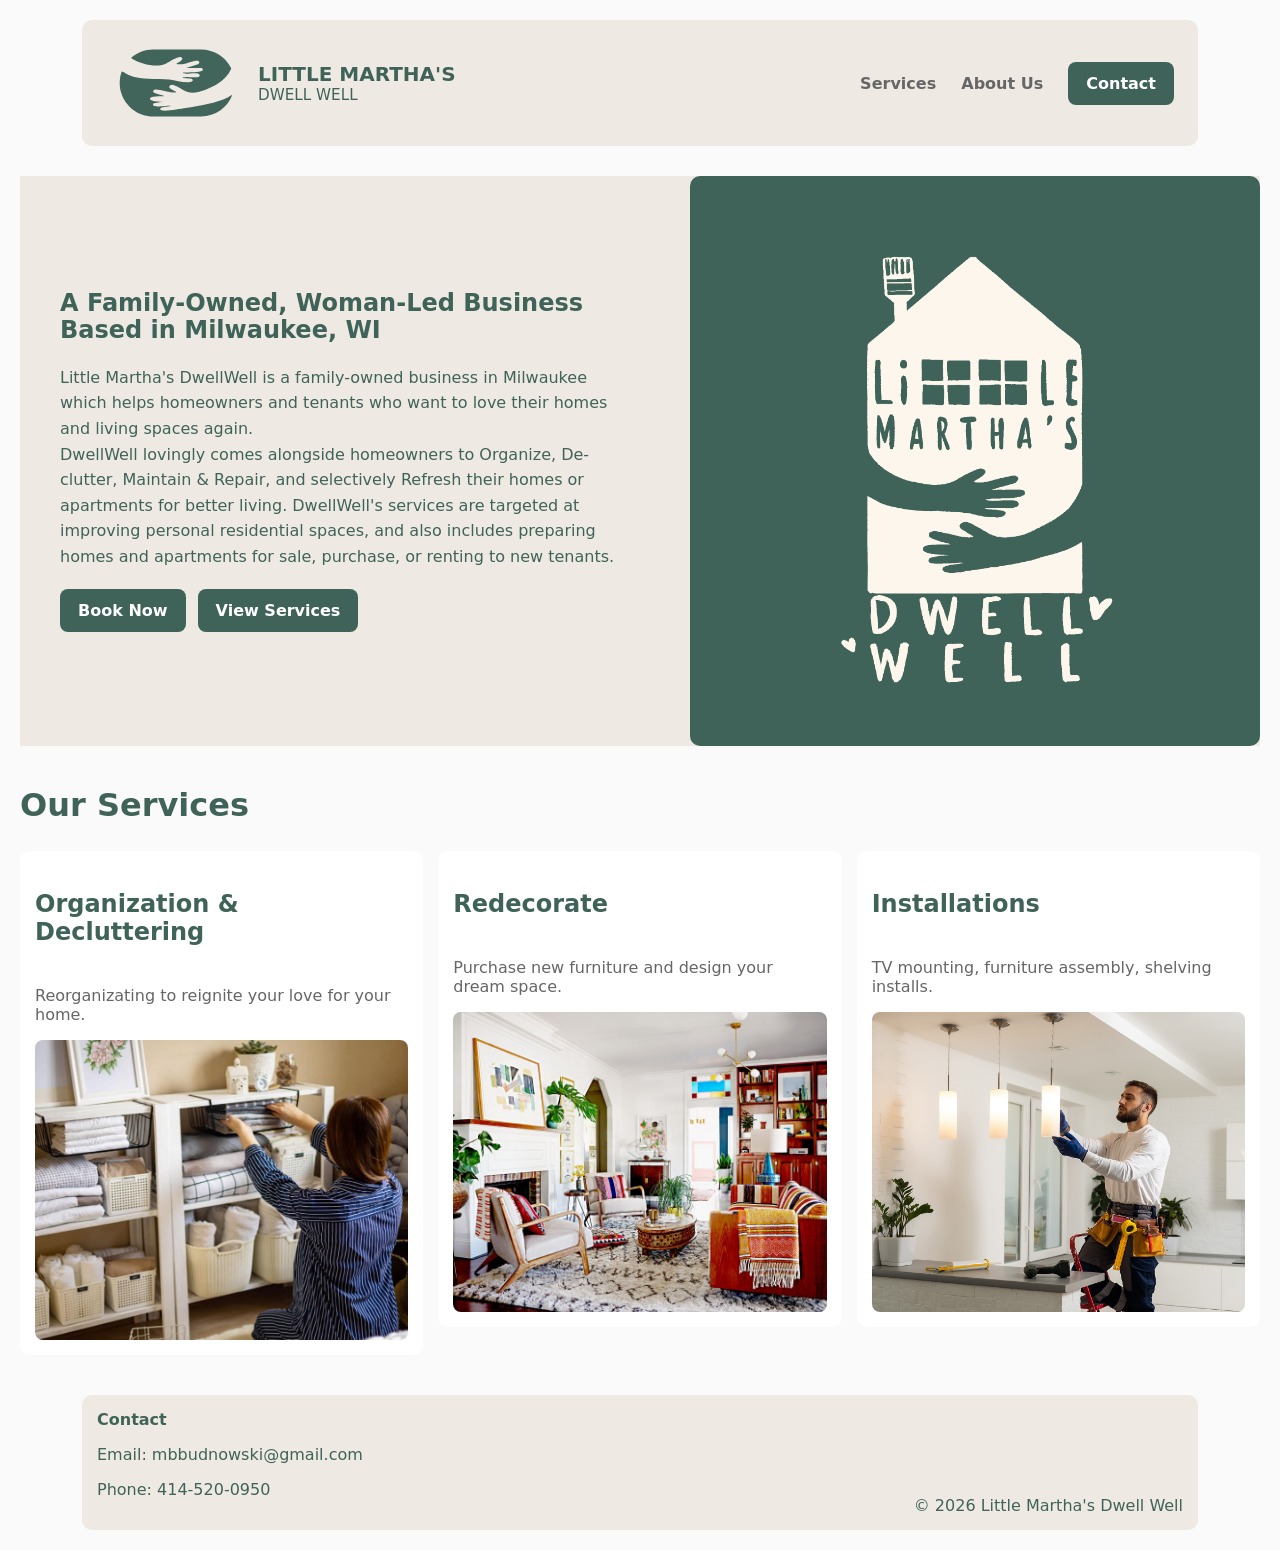
<file: index.html>
<!doctype html>
<html lang="en">

<head>
  <meta charset="utf-8" />
  <meta name="viewport" content="width=device-width,initial-scale=1" />
  <title>Little Martha'S Dwell Well</title>
  <link rel="stylesheet" href="styles.css">
  <link rel="stylesheet" href="styles.index.css">
</head>

<body>

  <div class="site">
    <header>
      <a class="brand" href="index.html">
        <div class="logo">
          <img src="img/arms icon.svg" class="logo" alt="logo">
        </div>
        <div>
          <div class="title">LITTLE MARTHA'S</div>
          <div class="subtitle">DWELL WELL</div>
        </div>
      </a>

      <nav>
        <a href="services.html">Services</a>
        <a href="aboutus.html">About Us</a>
        <a class="cta" href="contact.html">Contact</a>
        <!-- <a  href="#book">Book Now</a> -->
      </nav>

      <button type="button" class="menu-btn" id="menuBtn">☰</button>
    </header>

    <div id="mobileMenu" class="mobile-menu">
      <a href="services.html">Services</a>
      <a href="aboutus.html">About Us</a>
      <a href="contact.html">Contact</a>
    </div>

    <section class="about">
      <div>
        <h1>
          A Family-Owned, Woman-Led Business Based in Milwaukee, WI
        </h1>
        <p>
          Little Martha's DwellWell is a family-owned business in Milwaukee
          which helps homeowners and tenants who want to love their homes
          and living spaces again. <br>
          DwellWell lovingly comes alongside homeowners to Organize, De-clutter,
          Maintain & Repair, and selectively Refresh their homes or apartments
          for better living. DwellWell's services are targeted at improving
          personal residential spaces, and also includes preparing homes
          and apartments for sale, purchase, or renting to new tenants.
        </p>

        <div class="about-buttons">
          <a class="cta" href="contact.html">Book Now</a>
          <a class="cta" href="#services">View Services</a>
        </div>
      </div>

      <img src="img/logo-white.PNG" alt="Logo-white">
    </section>

    <section id="services">
      <h2>Our Services</h2>
      <div class="services">
        <div class="card">
          <h3>Organization & Decluttering</h3>
          <p>Reorganizating to reignite your love for your home.</p>
          <img src="./img/organization-temp.jpg" alt="Organization">
        </div>

        <div class="card">
          <h3>Redecorate</h3>
          <p>Purchase new furniture and design your dream space.</p>
          <img src="./img/decoration-temp.jpg" alt="Redecorate">
        </div>

        <div class="card">
          <h3>Installations</h3>
          <p>TV mounting, furniture assembly, shelving installs.</p>
          <img src="./img/install-temp.jpg" alt="Installations">

        </div>
      </div>
    </section>

    <footer id="contact">
      <div>
        <strong>Contact</strong>
        <p>Email: mbbudnowski@gmail.com</p>
        <p>Phone: 414-520-0950</p>
      </div>
      <div class="footer-right">
        © <span id="year"></span> Little Martha's Dwell Well
      </div>
    </footer>
  </div>

  <script>
    document.getElementById('year').textContent = new Date().getFullYear();

    const btn = document.getElementById('menuBtn');
    const menu = document.getElementById('mobileMenu');

    if (btn) {
      btn.addEventListener('click', () => {
        menu.classList.toggle('open');
      });
    }

    // Close mobile menu when a link is clicked
    const menuLinks = document.querySelectorAll('.mobile-menu a');
    menuLinks.forEach(link => {
      link.addEventListener('click', () => {
        menu.classList.remove('open');
      });
    });

    // Close mobile menu when close button is clicked
    const closeBtn = document.getElementById('closeBtn');
    if (closeBtn) {
      closeBtn.addEventListener('click', () => {
        menu.classList.remove('open');
      });
    }
  </script>

</body>

</html>
</file>
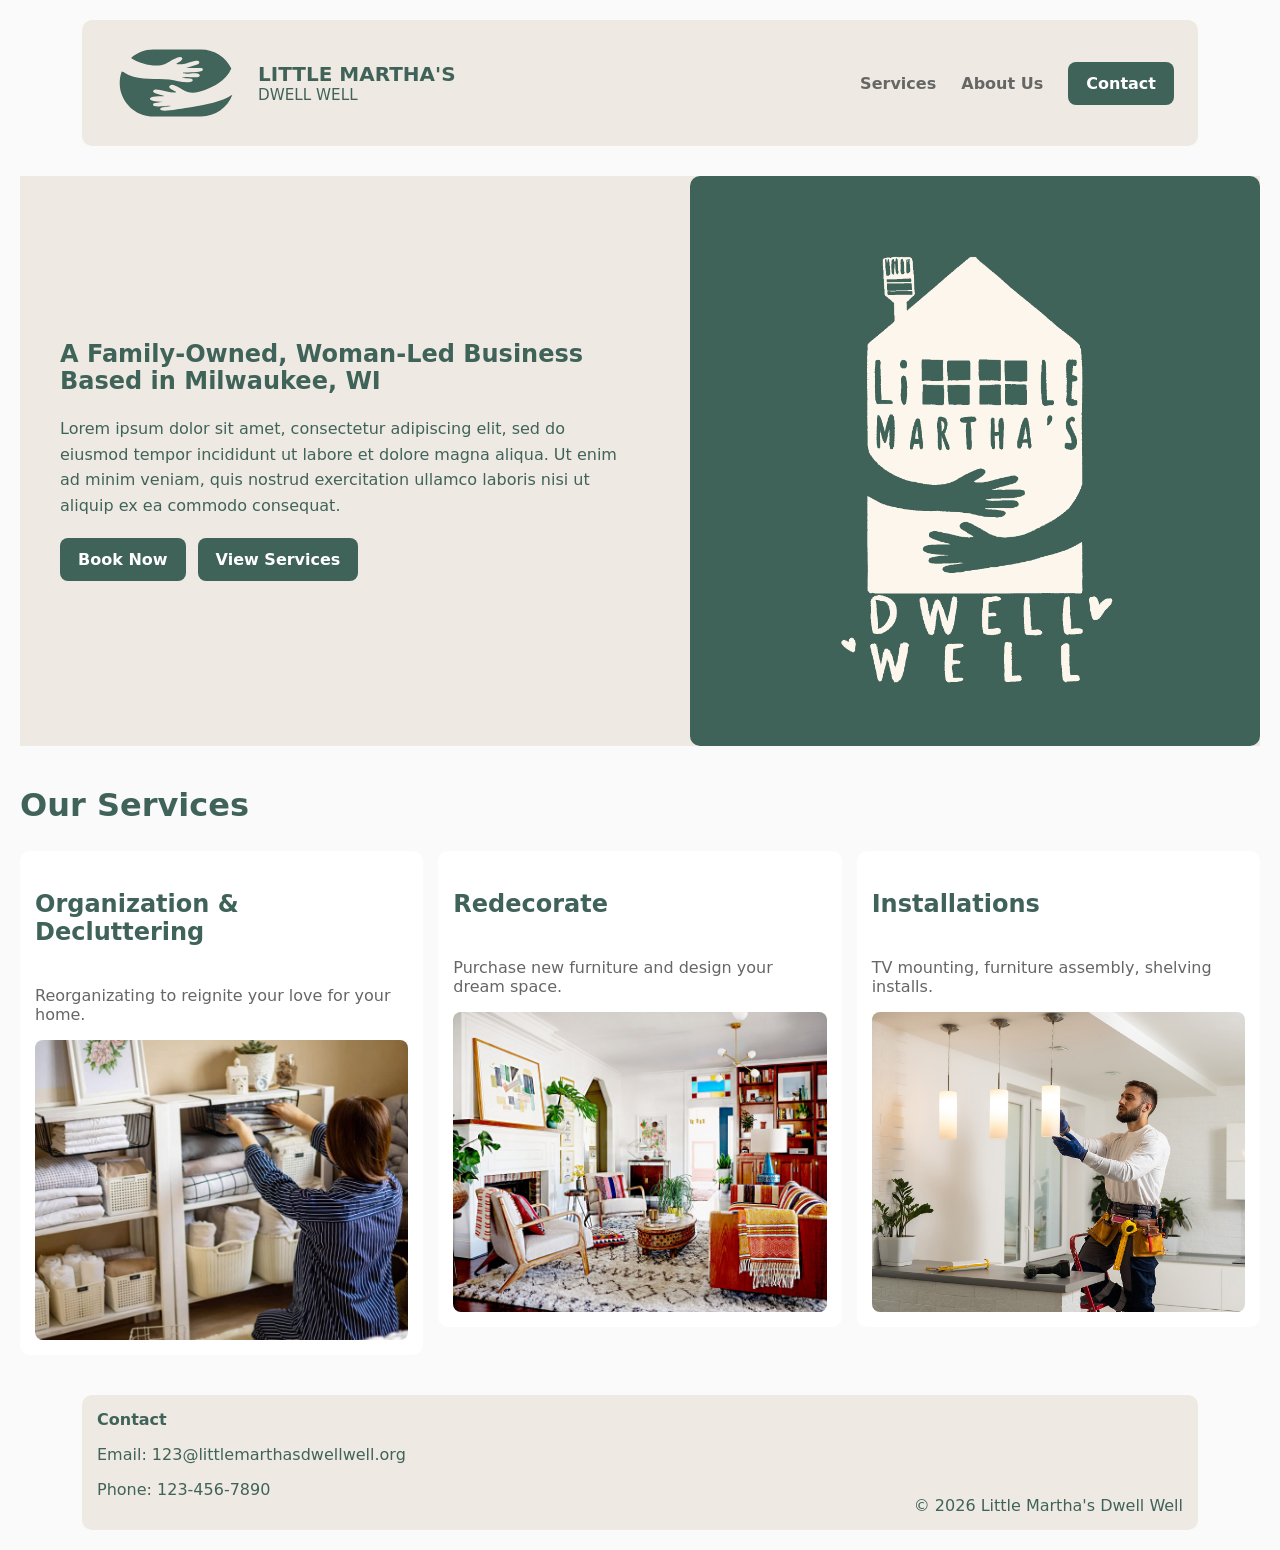
<file: Little Marthas Dwell Well (Hindyman)/index.html>
<!doctype html>
<html lang="en">

<head>
  <meta charset="utf-8" />
  <meta name="viewport" content="width=device-width,initial-scale=1" />
  <title>Little Martha'S Dwell Well — Demo</title>
  <link rel="stylesheet" href="styles.css">
  <link rel="stylesheet" href="styles.index.css">
</head>

<body>

<div class="site">
  <header>
    <a class="brand" href="index.html">
        <div class="logo">
            <img src="img/arms icon.svg" class="logo" alt="logo">
        </div>
      <div>
        <div class="title">LITTLE MARTHA'S</div>
        <div class="subtitle">DWELL WELL</div>
      </div>
    </a>

    <nav>
      <a href="services.html">Services</a>
      <a href="aboutus.html">About Us</a>
      <a class="cta" href="#contact">Contact</a>
      <!-- <a  href="#book">Book Now</a> -->
    </nav>

    <button class="menu-btn" id="menuBtn">☰</button>
  </header>

  <div id="mobileMenu" class="mobile-menu">
    <a href="#services">Services</a>
    <a href="#about">About</a>
    <a href="#book">Book</a>
    <a href="#contact">Contact</a>
  </div>

  <section class="about">
    <div>
        <h1>
            A Family-Owned, Woman-Led Business Based in Milwaukee, WI
        </h1>
        <p>
            Lorem ipsum dolor sit amet, consectetur adipiscing elit, 
            sed do eiusmod tempor incididunt ut labore et dolore magna aliqua. 
            Ut enim ad minim veniam, quis nostrud exercitation ullamco laboris 
            nisi ut aliquip ex ea commodo consequat.
        </p>

      <div class="about-buttons">
        <a class="cta" href="#book">Book Now</a>
        <a class="cta" href="#services">View Services</a>
      </div>
    </div>

    <img  src="img/logo-white.PNG" alt="White Logo">
  </section>

  <section id="services">
    <h2>Our Services</h2>
    <div class="services">
      <div class="card">
        <h3>Organization & Decluttering</h3>
        <p>Reorganizating to reignite your love for your home.</p>
        <img src="./img/organization-temp.jpg" alt="Organization">
      </div>

      <div class="card">
        <h3>Redecorate</h3>
        <p>Purchase new furniture and design your dream space.</p>
        <img src="./img/decoration-temp.jpg" alt="Redecorate">
      </div>

      <div class="card">
        <h3>Installations</h3>
        <p>TV mounting, furniture assembly, shelving installs.</p>
        <img src="./img/install-temp.jpg" alt="Installations">

      </div>
    </div>
  </section>

  <footer id="contact">
    <div>
      <strong>Contact</strong>
      <p>Email: 123@littlemarthasdwellwell.org</p>
      <p>Phone: 123-456-7890</p>
    </div>
    <div class="footer-right">
      © <span id="year"></span> Little Martha's Dwell Well
    </div>
  </footer>
</div>

<script>
  document.getElementById('year').textContent = new Date().getFullYear();

  const btn = document.getElementById('menuBtn');
  const menu = document.getElementById('mobileMenu');

  btn.onclick = () => {
    menu.style.display = menu.style.display === "block" ? "none" : "block";
  };
</script>

</body>
</html>
</file>
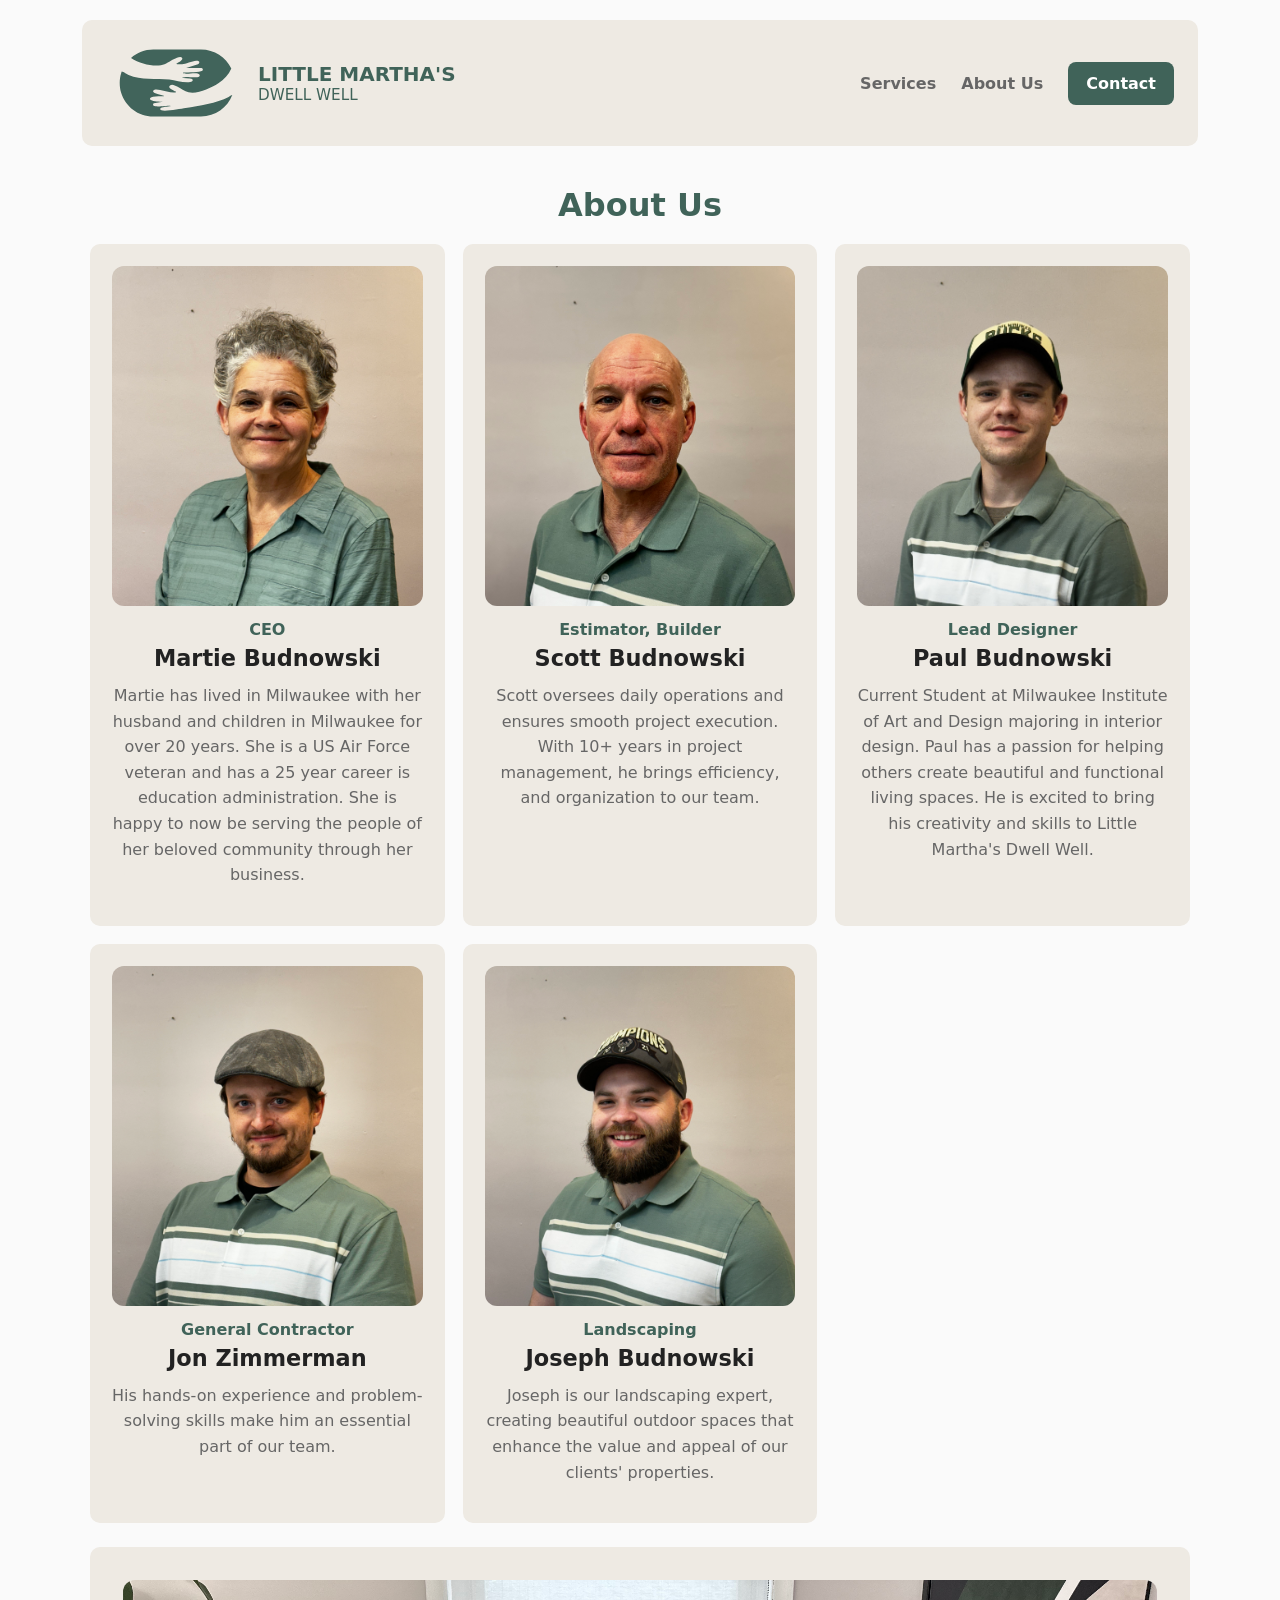
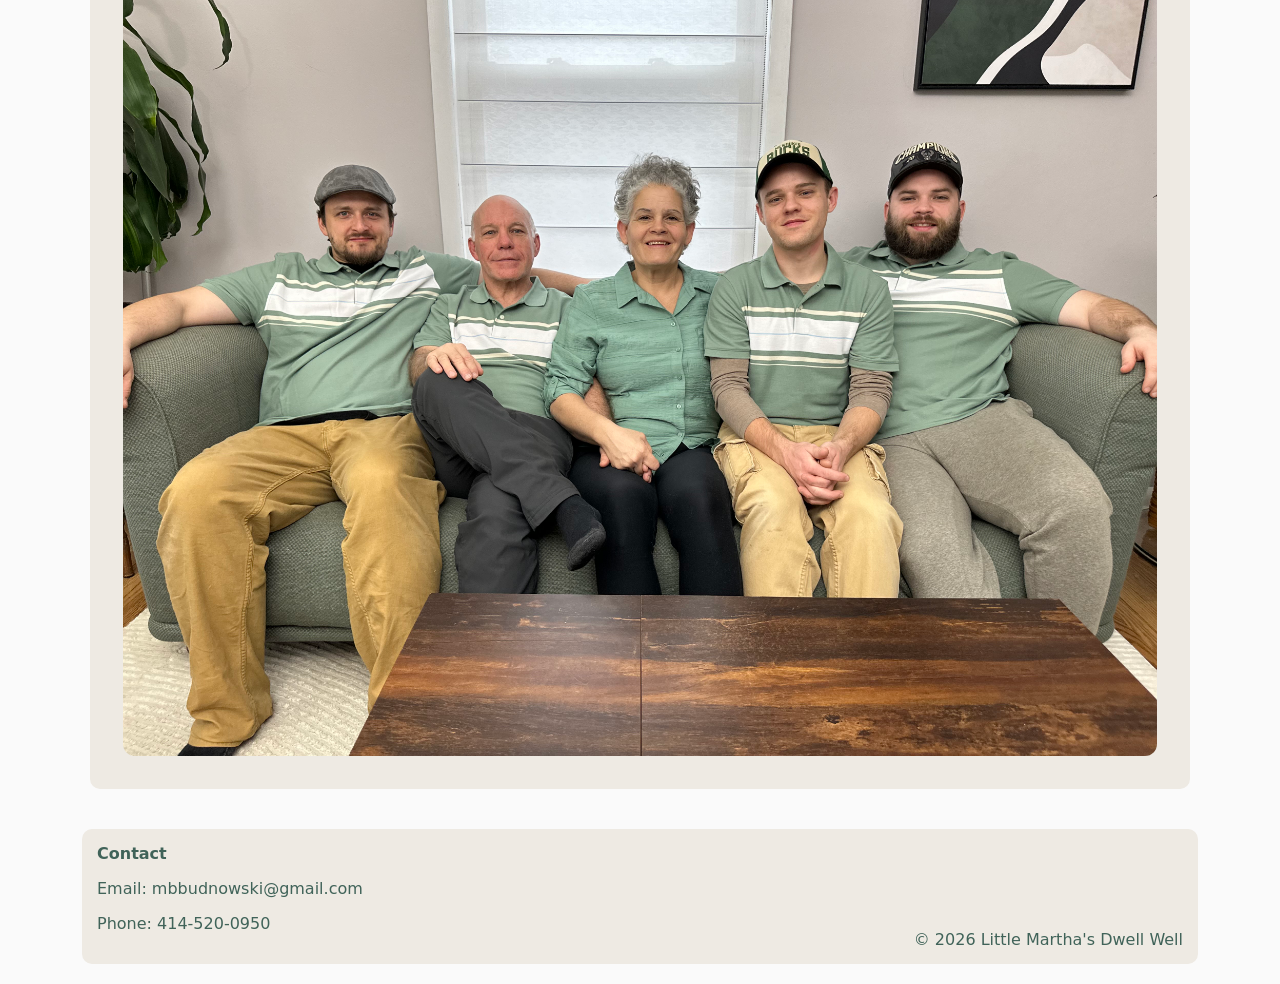
<file: aboutus.html>
<!doctype html>
<html lang="en">

<head>
  <meta charset="utf-8" />
  <meta name="viewport" content="width=device-width,initial-scale=1" />
  <title>Little Martha'S Dwell Well</title>
  <link rel="stylesheet" href="styles.css">
  <link rel="stylesheet" href="styles.aboutus.css">
</head>

<body>

  <div class="site">
    <header>
      <a class="brand" href="index.html">
        <div class="logo">
          <img src="img/arms icon.svg" class="logo" alt="logo">
        </div>
        <div>
          <div class="title">LITTLE MARTHA'S</div>
          <div class="subtitle">DWELL WELL</div>
        </div>
      </a>

      <nav>
        <a href="services.html">Services</a>
        <a href="aboutus.html">About Us</a>
        <a class="cta" href="contact.html">Contact</a>
        <!-- <a  href="#book">Book Now</a> -->
      </nav>

      <button class="menu-btn" id="menuBtn">☰</button>
    </header>

    <div id="mobileMenu" class="mobile-menu">
      <a href="services.html">Services</a>
      <a href="aboutus.html">About Us</a>
      <a href="contact.html">Contact</a>
    </div>

    <section id="team" class="team">
      <h2>About Us</h2>
      <div class="team-cards">
        <div class="team-card">
          <img src="img/Martie-greenshirt.jpeg" alt="Martie Budnowski">
          <div class="team-card-body">
            <h4 class="role">CEO</h4>
            <h3 class="name">Martie Budnowski</h3>
            <p class="intro">Martie has lived in Milwaukee with her husband and children in Milwaukee for over 20 years.
              She is a US Air Force veteran and has a 25 year career is education administration.
              She is happy to now be serving the people of her beloved community through her business.
            </p>
          </div>
        </div>


        <div class="team-card">
          <img src="img/Scott-greenshirt.jpeg" alt="Scott Budnowski">
          <div class="team-card-body">
            <h4 class="role">Estimator, Builder</h4>
            <h3 class="name">Scott Budnowski</h3>
            <p class="intro">Scott oversees daily operations and ensures smooth project execution. With 10+ years in
              project management, he brings efficiency, and organization to our team.</p>
          </div>
        </div>

        <div class="team-card">
          <img src="img/Paul-greenshirt.jpeg" alt="Paul Budnowski">
          <div class="team-card-body">
            <h4 class="role">Lead Designer</h4>
            <h3 class="name">Paul Budnowski</h3>
            <p class="intro">Current Student at Milwaukee Institute of Art and Design majoring in interior design.
              Paul has a passion for helping others create beautiful and functional living spaces.
              He is excited to bring his creativity and skills to Little Martha's Dwell Well.
            </p>
          </div>
        </div>

        <div class="team-card">
          <img src="img/John-greenshirt.jpeg" alt="Jon Zimmerman">
          <div class="team-card-body">
            <h4 class="role">General Contractor</h4>
            <h3 class="name">Jon Zimmerman</h3>
            <p class="intro">His hands-on experience and problem-solving skills make him an essential part of our team.
            </p>
          </div>
        </div>

        <div class="team-card">
          <img src="img/Jo-greenshirt.jpeg" alt="Joseph Budnowski">
          <div class="team-card-body">
            <h4 class="role">Landscaping</h4>
            <h3 class="name">Joseph Budnowski</h3>
            <p class="intro">Joseph is our landscaping expert, creating beautiful outdoor spaces that enhance the value
              and appeal of our clients' properties.</p>
          </div>
        </div>
      </div>
      <div class="team-family">
        <img src="img/family-greenshirt-serious.jpeg" alt="Family in green shirts">
      </div>
    </section>

    <footer id="contact">
      <div>
        <strong>Contact</strong>
        <p>Email: mbbudnowski@gmail.com</p>
        <p>Phone: 414-520-0950</p>
      </div>
      <div class="footer-right">
        © <span id="year"></span> Little Martha's Dwell Well
      </div>
    </footer>

  </div>

  <script>
    document.getElementById('year').textContent = new Date().getFullYear();

    const btn = document.getElementById('menuBtn');
    const menu = document.getElementById('mobileMenu');

    btn.onclick = () => {
      menu.classList.toggle('open');
    };

    const familyImage = document.querySelector('.team-family img');
    if (familyImage) {
      const seriousSrc = familyImage.src;
      const goofySrc = seriousSrc.replace('family-greenshirt-serious.jpeg', 'family-greenshirt-goofy.jpeg');
      let isGoofy = false;

      familyImage.addEventListener('mouseenter', () => {
        familyImage.src = goofySrc;
        isGoofy = true;
      });
      familyImage.addEventListener('mouseleave', () => {
        familyImage.src = seriousSrc;
        isGoofy = false;
      });
      familyImage.addEventListener('click', (event) => {
        event.preventDefault();
        familyImage.src = isGoofy ? seriousSrc : goofySrc;
        isGoofy = !isGoofy;
      });
    }
  </script>

</body>

</html>
</file>
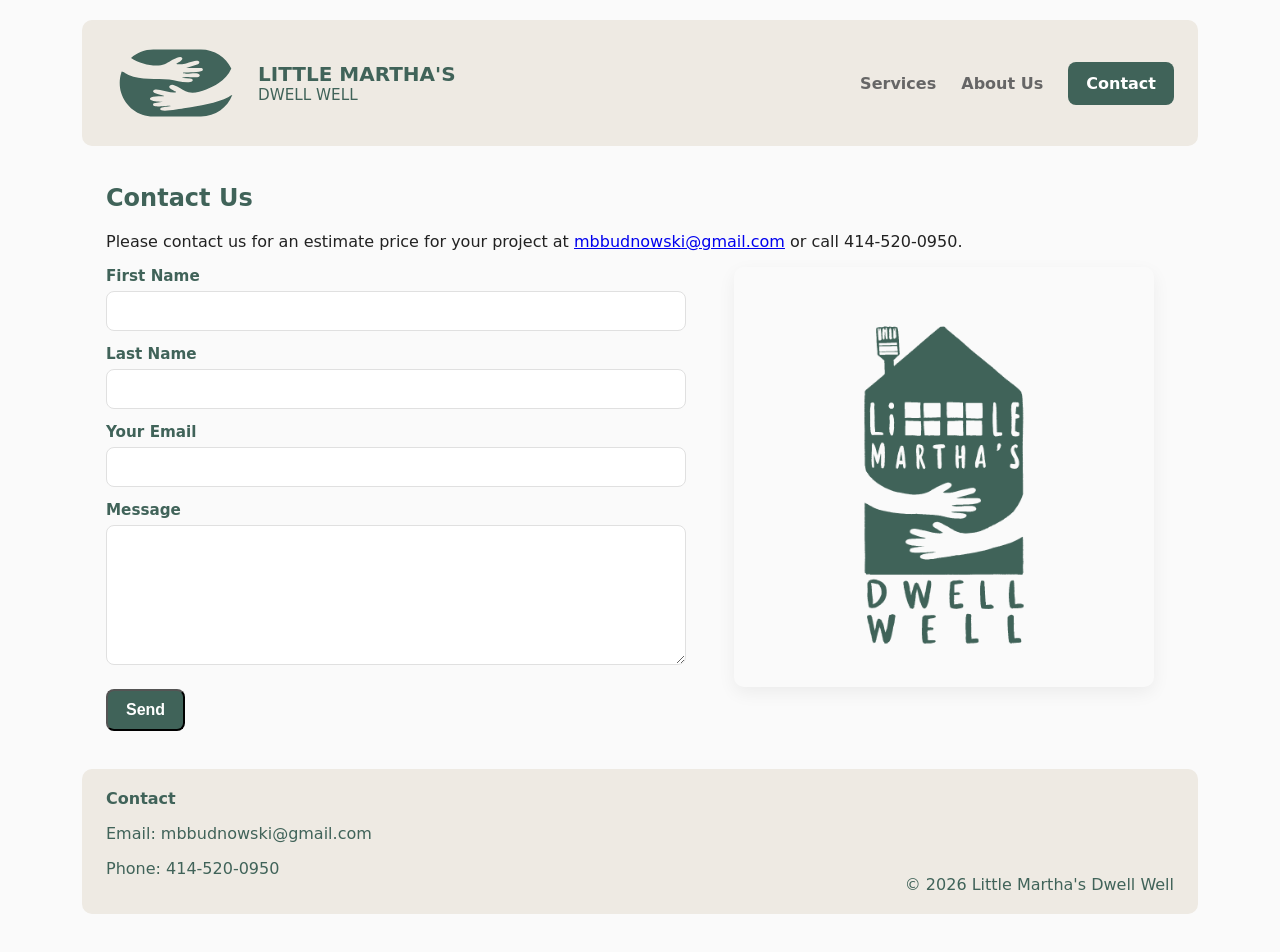
<file: contact.html>
<!doctype html>
<html lang="en">

<head>
	<meta charset="utf-8" />
	<meta name="viewport" content="width=device-width,initial-scale=1" />
	<title>Little Martha'S Dwell Well</title>
	<link rel="stylesheet" href="styles.css">
	<link rel="stylesheet" href="styles.contact.css">
</head>

<body>

	<div class="site">
		<header>
			<a class="brand" href="index.html">
				<div class="logo">
					<img src="img/arms icon.svg" class="logo" alt="logo">
				</div>
				<div>
					<div class="title">LITTLE MARTHA'S</div>
					<div class="subtitle">DWELL WELL</div>
				</div>
			</a>

			<nav>
				<a href="services.html">Services</a>
				<a href="aboutus.html">About Us</a>
				<a class="cta" href="contact.html">Contact</a>
			</nav>

			<button class="menu-btn" id="menuBtn">☰</button>
		</header>

		<div id="mobileMenu" class="mobile-menu">
			<a href="services.html">Services</a>
			<a href="aboutus.html">About Us</a>
			<a href="contact.html">Contact</a>
		</div>

		<main>
			<section id="contact">
				<h1>Contact Us</h1>
				<p>Please contact us for an estimate price for your project at <a
						href="mailto:mbbudnowski@gmail.com">mbbudnowski@gmail.com</a>
					or call
					414-520-0950.</p>

				<div class="contact-grid">
					<form class="contact-form" onsubmit="sendEmail(event)" action="#" method="post">
						<div class="form-row">
							<label for="firstName">First Name</label>
							<input id="firstName" name="firstName" type="text" required>
						</div>

						<div class="form-row">
							<label for="lastName">Last Name</label>
							<input id="lastName" name="lastName" type="text" required>
						</div>

						<div class="form-row">
							<label for="email">Your Email</label>
							<input id="email" name="email" type="email" required>
						</div>

						<div class="form-row">
							<label for="message">Message</label>
							<textarea id="message" name="message" rows="6" required></textarea>
						</div>

						<div class="form-row">
							<button class="cta" type="submit">Send</button>
						</div>
					</form>

					<div class="contact-image" aria-hidden="true">
						<img src="img/logo.PNG" alt="Decorative image">
					</div>
				</div>
			</section>
		</main>

		<footer id="contact">
			<div>
				<strong>Contact</strong>
				<p>Email: mbbudnowski@gmail.com</p>
				<p>Phone: 414-520-0950</p>
			</div>
			<div class="footer-right">
				© <span id="year"></span> Little Martha's Dwell Well
			</div>
		</footer>
	</div>

	<script>
		function sendEmail(event) {
			event.preventDefault();
			const firstName = document.getElementById('firstName').value;
			const lastName = document.getElementById('lastName').value;
			const email = document.getElementById('email').value;
			const message = document.getElementById('message').value;
			const subject = `Contact from ${firstName} ${lastName}`;
			const body = `From: ${email}\n\n${message}`;
			const mailto = `mailto:mbbudnowski@gmail.com?subject=${encodeURIComponent(subject)}&body=${encodeURIComponent(body)}`;
			window.location.href = mailto;
		}

		document.getElementById('year').textContent = new Date().getFullYear();

		const btn = document.getElementById('menuBtn');
		const menu = document.getElementById('mobileMenu');

		btn.onclick = () => {
			menu.classList.toggle('open');
		};
	</script>

</body>

</html>
</file>
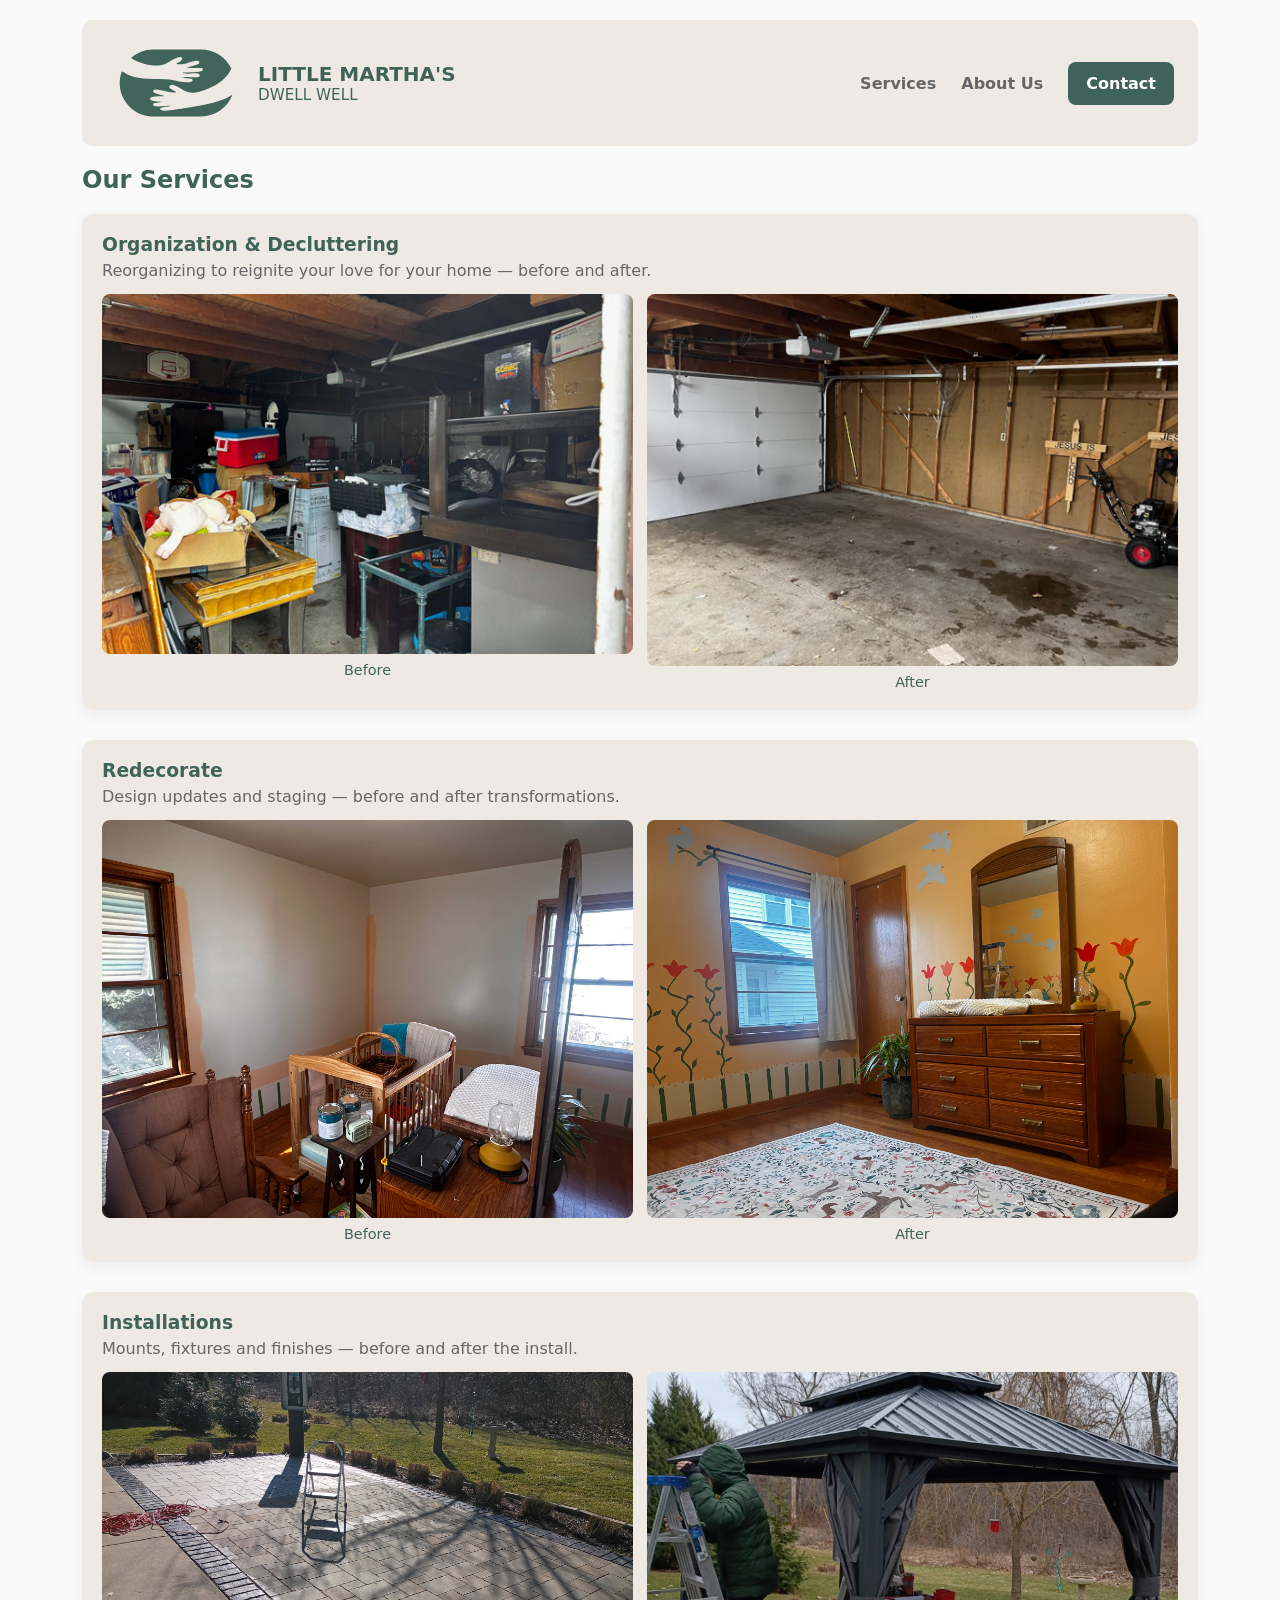
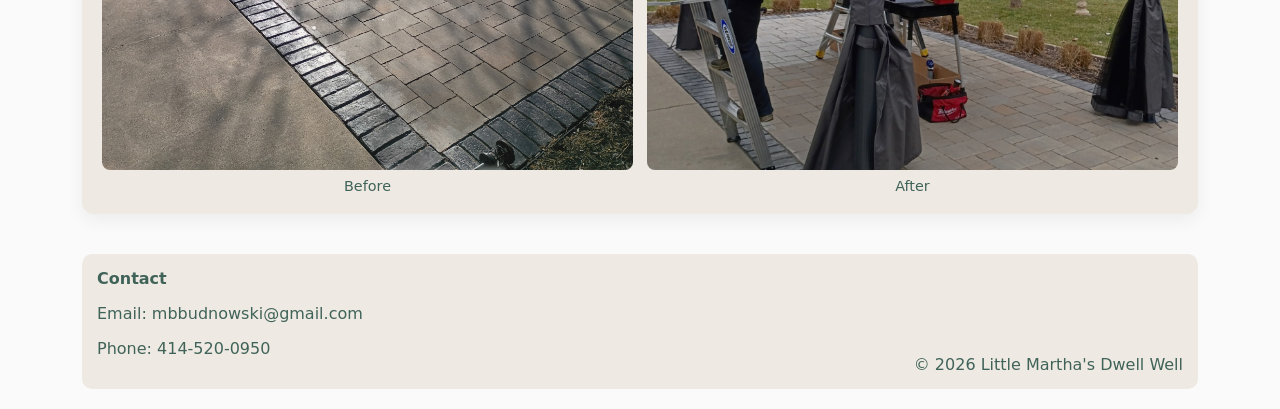
<file: services.html>
<!doctype html>
<html lang="en">

<head>
	<meta charset="utf-8" />
	<meta name="viewport" content="width=device-width,initial-scale=1" />
	<title>Little Martha'S Dwell Well</title>
	<link rel="stylesheet" href="styles.css">
	<link rel="stylesheet" href="styles.services.css">
</head>

<body>

	<div class="site">
		<header>
			<a class="brand" href="index.html">
				<div class="logo">
					<img src="img/arms icon.svg" class="logo" alt="logo">
				</div>
				<div>
					<div class="title">LITTLE MARTHA'S</div>
					<div class="subtitle">DWELL WELL</div>
				</div>
			</a>

			<nav>
				<a href="services.html">Services</a>
				<a href="aboutus.html">About Us</a>
				<a class="cta" href="contact.html">Contact</a>
			</nav>

			<button class="menu-btn" id="menuBtn">☰</button>
		</header>

		<div id="mobileMenu" class="mobile-menu">
			<a href="services.html">Services</a>
			<a href="aboutus.html">About Us</a>
			<a href="contact.html">Contact</a>
		</div>

		<main>
			<section id="services" class="services-page">
				<h1>Our Services</h1>
				<div class="ba-list">
					<article class="ba-item">
						<h3>Organization & Decluttering</h3>
						<p class="ba-desc">Reorganizing to reignite your love for your home — before and after.</p>
						<div class="ba-images">
							<div class="ba-col">
								<img src="img/birch ct. garage before.png" alt="Organization - before">
								<div class="ba-label">Before</div>
							</div>
							<div class="ba-col">
								<img src="img/birch ct. garage after.png" alt="Organization - after">
								<div class="ba-label">After</div>
							</div>
						</div>
					</article>

					<article class="ba-item">
						<h3>Redecorate</h3>
						<p class="ba-desc">Design updates and staging — before and after transformations.</p>
						<div class="ba-images">
							<div class="ba-col">
								<img src="img/nursery before.jpg" alt="Redecorate - before">
								<div class="ba-label">Before</div>
							</div>
							<div class="ba-col">
								<img src="img/nursery after.jpg" alt="Redecorate - after">
								<div class="ba-label">After</div>
							</div>
						</div>
					</article>

					<article class="ba-item">
						<h3>Installations</h3>
						<p class="ba-desc">Mounts, fixtures and finishes — before and after the install.</p>
						<div class="ba-images">
							<div class="ba-col">
								<img src="img/gazebo before.JPG" alt="Installations - before">
								<div class="ba-label">Before</div>
							</div>
							<div class="ba-col">
								<img src="img/gazebo after.JPG" alt="Installations - after">
								<div class="ba-label">After</div>
							</div>
						</div>
					</article>
				</div>
			</section>
		</main>

		<footer id="contact">
			<div>
				<strong>Contact</strong>
				<p>Email: mbbudnowski@gmail.com</p>
				<p>Phone: 414-520-0950</p>
			</div>
			<div class="footer-right">
				© <span id="year"></span> Little Martha's Dwell Well
			</div>
		</footer>
	</div>

	<script>
		document.getElementById('year').textContent = new Date().getFullYear();

		const btn = document.getElementById('menuBtn');
		const menu = document.getElementById('mobileMenu');

		btn.onclick = () => {
			menu.classList.toggle('open');
		};
	</script>

</body>

</html>
</file>
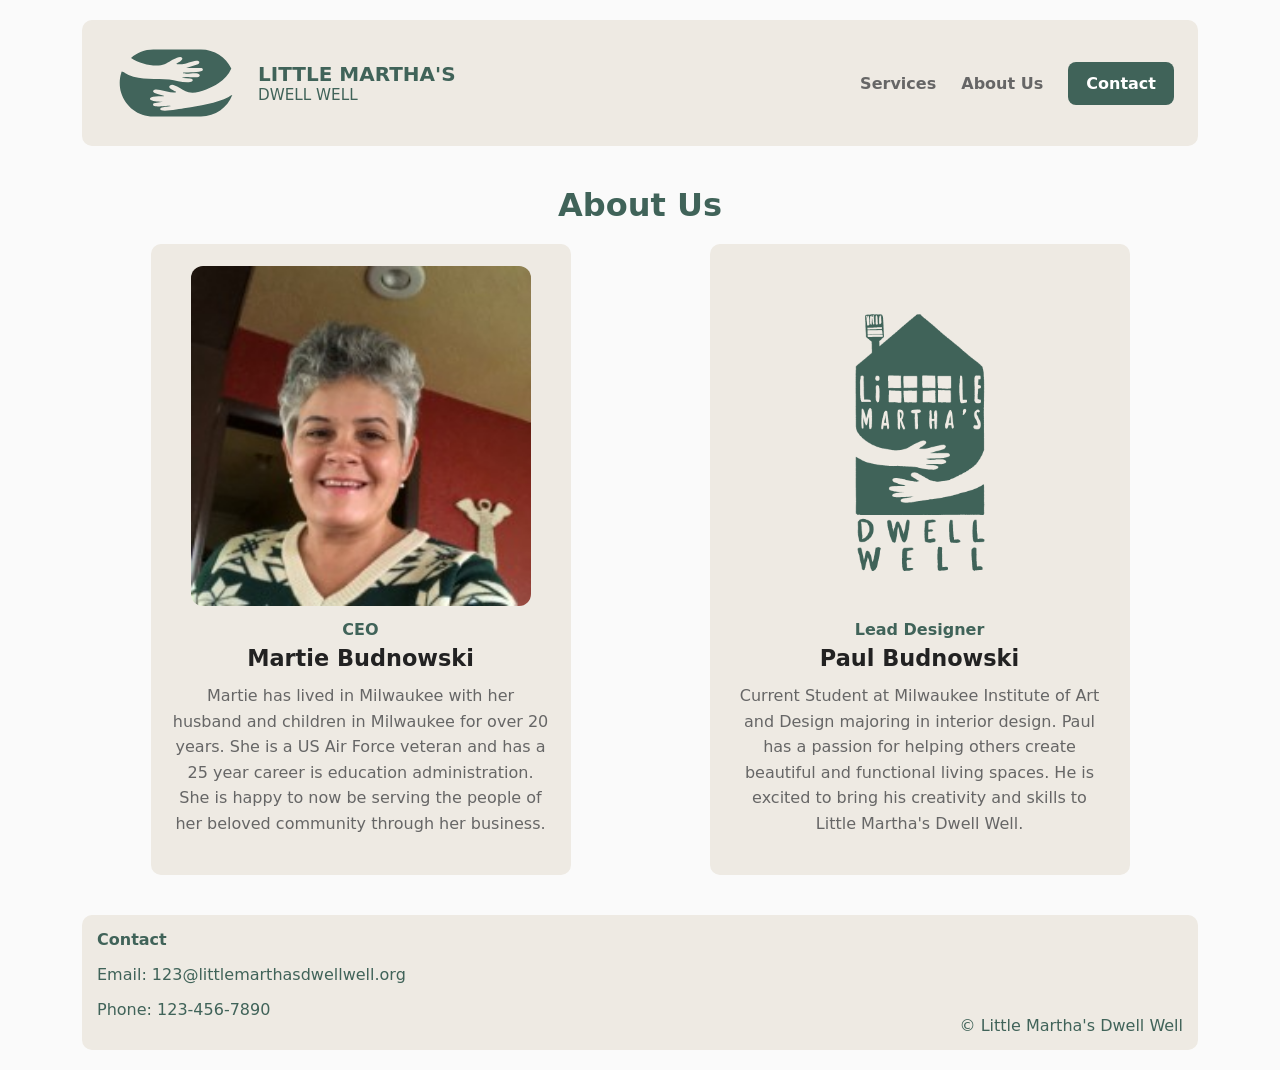
<file: Little Marthas Dwell Well (Hindyman)/aboutus.html>
<!doctype html>
<html lang="en">

<head>
  <meta charset="utf-8" />
  <meta name="viewport" content="width=device-width,initial-scale=1" />
  <title>Little Martha'S Dwell Well — Demo</title>
  <link rel="stylesheet" href="styles.css">
  <link rel="stylesheet" href="styles.aboutus.css">
</head>

<body>

<div class="site">
  <header>
    <a class="brand" href="index.html">
        <div class="logo">
            <img src="img/arms icon.svg" class="logo" alt="logo">
        </div>
      <div>
        <div class="title">LITTLE MARTHA'S</div>
        <div class="subtitle">DWELL WELL</div>
      </div>
    </a>

    <nav>
      <a href="services.html">Services</a>
      <a href="aboutus.html">About Us</a>
      <a class="cta" href="#contact">Contact</a>
      <!-- <a  href="#book">Book Now</a> -->
    </nav>

    <button class="menu-btn" id="menuBtn">☰</button>
  </header>

    <div id="mobileMenu" class="mobile-menu">
        <a href="#services">Services</a>
        <a href="#about">About</a>
        <a href="#book">Book</a>
        <a href="#contact">Contact</a>
    </div>

  <section id="team" class="team">
    <h2>About Us</h2>
    <div class="team-cards">
      <div class="team-card">
        <img src="img/martie-temp.jpg" alt="Martie Budnowski">
        <div class="team-card-body">
          <h4 class="role">CEO</h4>
          <h3 class="name">Martie Budnowski</h3>
          <p class="intro">Martie has lived in Milwaukee with her husband and children in Milwaukee for over 20 years.
            She is a US Air Force veteran and has a 25 year career is education administration. 
            She is happy to now be serving the people of her beloved community through her business.
        </p>
        </div>
      </div>

      <div class="team-card">
        <img src="img/logo.PNG" alt="Paul Budnowski">
        <div class="team-card-body">
          <h4 class="role">Lead Designer</h4>
          <h3 class="name">Paul Budnowski</h3>
          <p class="intro">Current Student at Milwaukee Institute of Art and Design majoring in interior design.
            Paul has a passion for helping others create beautiful and functional living spaces.
            He is excited to bring his creativity and skills to Little Martha's Dwell Well.
          </p>
        </div>
      </div>
    </div>
  </section>

    <footer id="contact">
    <div>
      <strong>Contact</strong>
      <p>Email: 123@littlemarthasdwellwell.org</p>
      <p>Phone: 123-456-7890</p>
    </div>
    <div class="footer-right">
      © <span id="year"></span> Little Martha's Dwell Well
    </div>
  </footer>

</div>
</file>
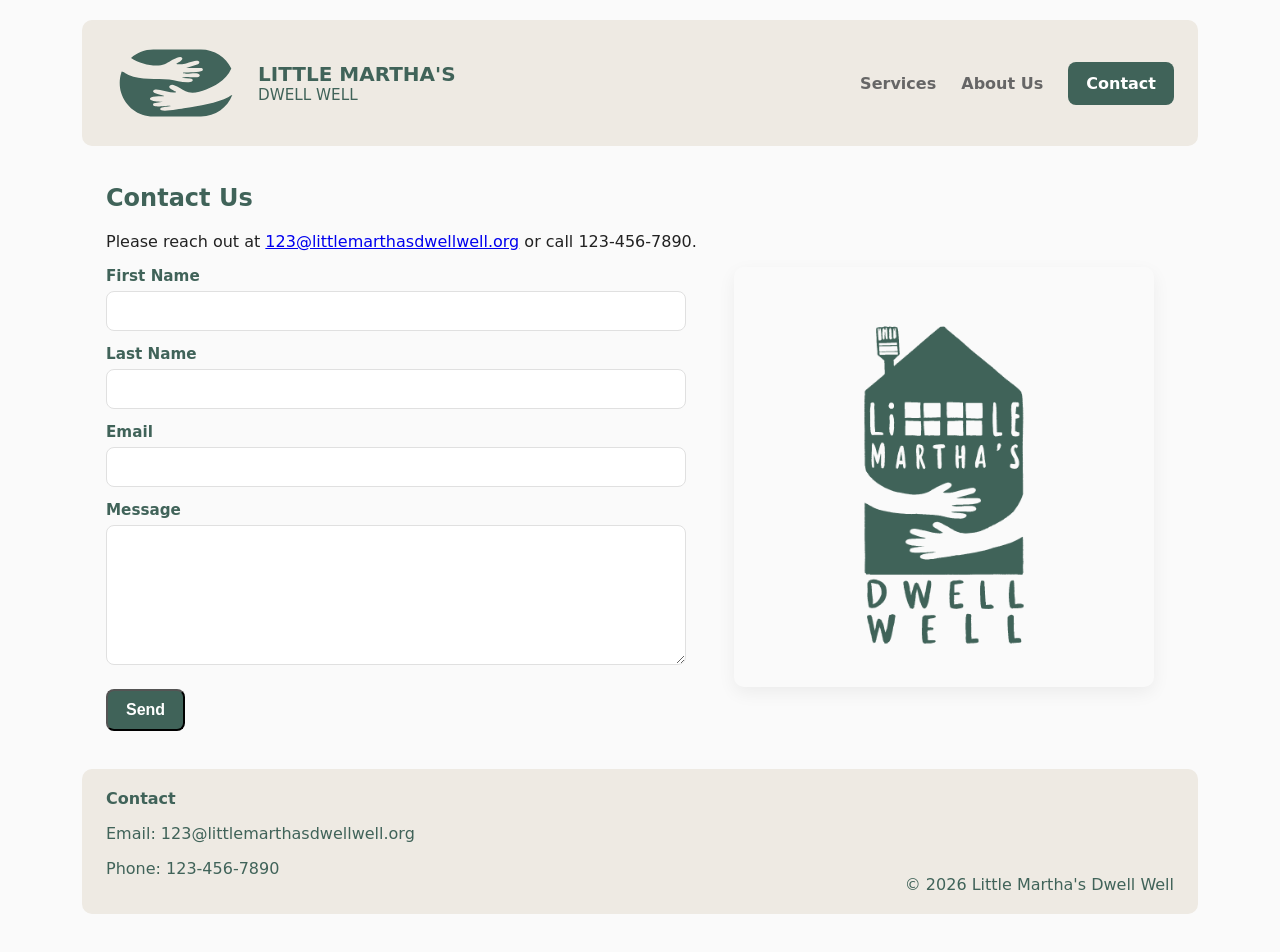
<file: Little Marthas Dwell Well (Hindyman)/contact.html>
<!doctype html>
<html lang="en">

<head>
	<meta charset="utf-8" />
	<meta name="viewport" content="width=device-width,initial-scale=1" />
	<title>Little Martha'S Dwell Well — Contact</title>
	<link rel="stylesheet" href="styles.css">
	<link rel="stylesheet" href="styles.contact.css">
</head>

<body>

<div class="site">
	<header>
		<a class="brand" href="index.html">
				<div class="logo">
						<img src="img/arms icon.svg" class="logo" alt="logo">
				</div>
			<div>
				<div class="title">LITTLE MARTHA'S</div>
				<div class="subtitle">DWELL WELL</div>
			</div>
		</a>

		<nav>
			<a href="services.html">Services</a>
			<a href="aboutus.html">About Us</a>
			<a class="cta" href="#contact">Contact</a>
		</nav>

		<button class="menu-btn" id="menuBtn">☰</button>
	</header>

	<div id="mobileMenu" class="mobile-menu">
		<a href="index.html#services">Services</a>
		<a href="index.html#about">About</a>
		<a href="index.html#book">Book</a>
		<a href="contact.html#contact">Contact</a>
	</div>

	<main>
		<section id="contact">
			<h1>Contact Us</h1>
			<p>Please reach out at <a href="mailto:123@littlemarthasdwellwell.org">123@littlemarthasdwellwell.org</a> or call 123-456-7890.</p>

			<div class="contact-grid">
				<form class="contact-form" action="#" method="post">
					<div class="form-row">
						<label for="firstName">First Name</label>
						<input id="firstName" name="firstName" type="text" required>
					</div>

					<div class="form-row">
						<label for="lastName">Last Name</label>
						<input id="lastName" name="lastName" type="text" required>
					</div>

					<div class="form-row">
						<label for="email">Email</label>
						<input id="email" name="email" type="email" required>
					</div>

					<div class="form-row">
						<label for="message">Message</label>
						<textarea id="message" name="message" rows="6" required></textarea>
					</div>

					<div class="form-row">
						<button class="cta" type="submit">Send</button>
					</div>
				</form>

				<div class="contact-image" aria-hidden="true">
					<img src="img/logo.PNG" alt="Decorative image">
				</div>
			</div>
		</section>
	</main>

	<footer id="contact">
		<div>
			<strong>Contact</strong>
			<p>Email: 123@littlemarthasdwellwell.org</p>
			<p>Phone: 123-456-7890</p>
		</div>
		<div class="footer-right">
			© <span id="year"></span> Little Martha's Dwell Well
		</div>
	</footer>
</div>

<script>
	document.getElementById('year').textContent = new Date().getFullYear();

	const btn = document.getElementById('menuBtn');
	const menu = document.getElementById('mobileMenu');

	btn.onclick = () => {
		menu.style.display = menu.style.display === "block" ? "none" : "block";
	};
</script>

</body>
</html>
</file>
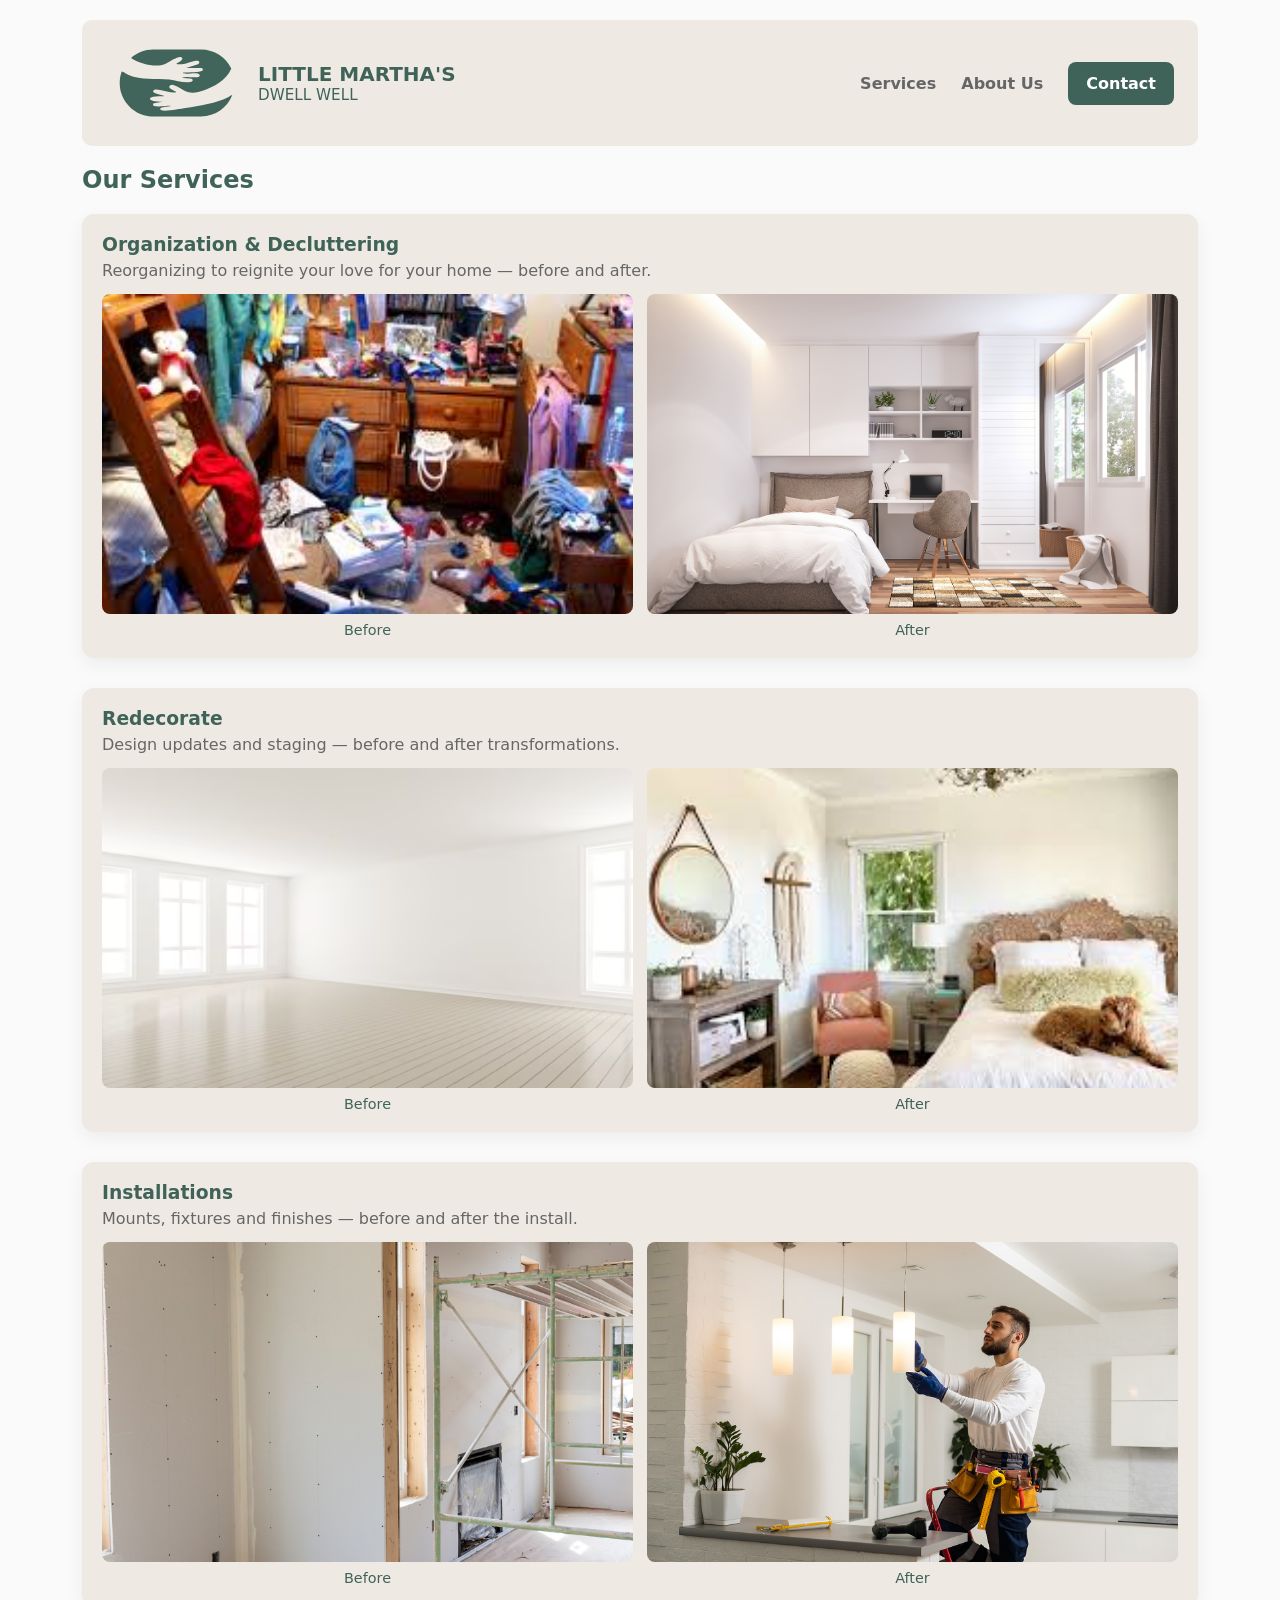
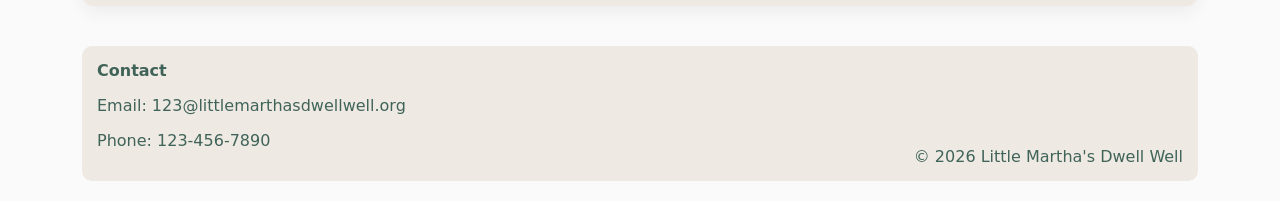
<file: Little Marthas Dwell Well (Hindyman)/services.html>
<!doctype html>
<html lang="en">

<head>
	<meta charset="utf-8" />
	<meta name="viewport" content="width=device-width,initial-scale=1" />
	<title>Little Martha'S Dwell Well — Services</title>
		<link rel="stylesheet" href="styles.css">
		<link rel="stylesheet" href="styles.services.css">
</head>

<body>

<div class="site">
	<header>
		<a class="brand" href="index.html">
				<div class="logo">
            <img src="img/arms icon.svg" class="logo" alt="logo">
				</div>
			<div>
				<div class="title">LITTLE MARTHA'S</div>
				<div class="subtitle">DWELL WELL</div>
			</div>
		</a>

		<nav>
			<a href="services.html">Services</a>
			<a href="aboutus.html">About Us</a>
			<a class="cta" href="contact.html#contact">Contact</a>
		</nav>

		<button class="menu-btn" id="menuBtn">☰</button>
	</header>

	<div id="mobileMenu" class="mobile-menu">
		<a href="index.html#services">Services</a>
		<a href="index.html#about">About</a>
		<a href="index.html#book">Book</a>
		<a href="contact.html#contact">Contact</a>
	</div>

	<main>
		<section id="services" class="services-page">
			<h1>Our Services</h1>
			<div class="ba-list">
				<article class="ba-item">
					<h3>Organization & Decluttering</h3>
					<p class="ba-desc">Reorganizing to reignite your love for your home — before and after.</p>
					<div class="ba-images">
						<div class="ba-col">
							<img src="img/organization-before-temp.jpeg" alt="Organization - before">
							<div class="ba-label">Before</div>
						</div>
						<div class="ba-col">
							<img src="img/organization-after-temp.jpg" alt="Organization - after">
							<div class="ba-label">After</div>
						</div>
					</div>
				</article>

				<article class="ba-item">
					<h3>Redecorate</h3>
					<p class="ba-desc">Design updates and staging — before and after transformations.</p>
					<div class="ba-images">
						<div class="ba-col">
							<img src="img/decorate-before-temp.avif" alt="Redecorate - before">
							<div class="ba-label">Before</div>
						</div>
						<div class="ba-col">
							<img src="img/decorate-after-temp.avif" alt="Redecorate - after">
							<div class="ba-label">After</div>
						</div>
					</div>
				</article>

				<article class="ba-item">
					<h3>Installations</h3>
					<p class="ba-desc">Mounts, fixtures and finishes — before and after the install.</p>
					<div class="ba-images">
						<div class="ba-col">
							<img src="img/install-before-temp.png" alt="Installations - before">
							<div class="ba-label">Before</div>
						</div>
						<div class="ba-col">
							<img src="img/install-temp.jpg" alt="Installations - after">
							<div class="ba-label">After</div>
						</div>
					</div>
				</article>
			</div>
		</section>
	</main>

	<footer id="contact">
		<div>
			<strong>Contact</strong>
			<p>Email: 123@littlemarthasdwellwell.org</p>
			<p>Phone: 123-456-7890</p>
		</div>
		<div class="footer-right">
			© <span id="year"></span> Little Martha's Dwell Well
		</div>
	</footer>
</div>

<script>
	document.getElementById('year').textContent = new Date().getFullYear();

	const btn = document.getElementById('menuBtn');
	const menu = document.getElementById('mobileMenu');

	btn.onclick = () => {
		menu.style.display = menu.style.display === "block" ? "none" : "block";
	};
</script>

</body>

</html>
</file>
<file: styles.css>
/* ==========================
   styles.css (shared)
   Contains global variables, base rules, header, footer, and small shared responsive rules.
   Page-specific rules have been moved to styles.index.css, styles.services.css, styles.contact.css
   ========================== */

:root {
  --brand: #406359;
  --yellow:#eeeae3;
  --dark: #222;
  --muted: #666;
  --bg: #fafafa;
}

/* Base */
body {
  margin: 0;
  font-family: system-ui, Arial, sans-serif;
  background: var(--bg);
  color: var(--dark);
}

.site {
  margin: auto;
  padding: 20px;
}

/* Global img fallback */
img {
  max-width: 100%;
  height: auto;
  display: block;
}

/* Header (shared) */
header {
  display: flex;
  justify-content: space-between;
  align-items: center;
  background-color: var(--yellow);
  padding: 28px 24px;
  border-radius: 10px;
  width: min(1600px, 90%);
  margin: 0 auto;
  box-sizing: border-box;
  min-height: 96px;
  position: relative;
}

.brand {
  display: flex;
  align-items: center;
  gap: 12px;
  text-decoration: none;
  color: var(--dark);
}

.logo {
  color: white;
  width: 140px;
  height: auto;
  display: grid;
  place-items: center;
  font-weight: bold;
  border-radius: 8px;
}

.brand .title {
  font-size: 1.25rem;
}

.brand .subtitle {
  font-size: 0.95rem;
}

.title { font-weight: 800; color: var(--brand); }
.subtitle { color: var(--brand); font-size: 14px; }

nav a { text-decoration: none; margin-left: 20px; font-weight: 700; color: var(--muted); font-size: 1rem; }

.cta { background: var(--brand); color: white; padding: 12px 18px; border-radius: 8px; text-decoration: none; font-weight:700; font-size:1rem; }

.menu-btn { display: none; font-size: 22px; padding: 8px 12px; border: none; background: transparent; color: var(--brand); }

/* Mobile menu (hidden by default; toggled via JS and shown on small screens) */
.mobile-menu { display: none; }

/* Footer (shared) */
footer {
  margin-top: 40px;
  display: flex;
  justify-content: space-between;
  align-items: flex-start;
  background: var(--yellow);
  padding: 15px;
  border-radius: 10px;
  width: min(1600px, 90%);
  margin-left: auto;
  margin-right: auto;
  box-sizing: border-box;
}

footer, footer strong, footer p, footer .footer-right { color: var(--brand); }
.footer-right { align-self: flex-end; }

/* Shared mobile responsive header/menu adjustments */
@media (max-width: 768px) {
  nav { display: none; }
  .menu-btn { display: block; cursor: pointer; }
  header { padding: 16px 14px; min-height: 64px; width: 100%; }
  .logo { width: 80px; }
  .brand .title { font-size: 1rem; }
  .brand .subtitle { font-size: 0.85rem; }
  nav a { font-size: 0.95rem; margin-left: 12px; }
  .cta { padding: 8px 12px; font-size: 0.95rem; }
  .menu-btn { font-size: 20px; padding: 6px 10px; }
  .mobile-menu {
    position: relative;
    width: min(1600px, 90%);
    margin: 0 auto;
    background-color: var(--yellow);
    border-radius: 0 0 10px 10px;
    padding: 10px 0;
    display: none;
  }
  .mobile-menu.open {
    display: block;
  }
  .mobile-menu a {
    display: block;
    padding: 10px 20px;
    color: var(--muted);
    text-decoration: none;
    font-weight: 700;
  }
  .close-btn {
    position: absolute;
    top: 5px;
    right: 10px;
    background: none;
    border: none;
    font-size: 24px;
    color: var(--brand);
    cursor: pointer;
    padding: 0;
  }
  footer {
    flex-direction: column;
    gap: 10px;
    text-align: left;
    width: 100%;
    margin: 40px 0 0 0;
  }
  .footer-right { align-self: flex-start; }
}
</file>
<file: styles.index.css>
/* styles.index.css — page-specific styles for index.html */

/* About (hero-like section) */
.about {
  display: flex;
  gap: 20px;
  align-items: center;
  margin-top: 30px;
  background-color: var(--yellow);
}

.about > * {
  flex: 1 1 50%;
  min-width: 0; /* allow children to shrink properly */
}

.about > img {
  width: 100%;
  height: auto;
  object-fit: cover;
  border-radius: 10px;
  background-color: var(--brand);
}

.about > div {
  /* more breathing room between text and the section's colored background */
  padding: 40px;
}

.about h1 {
  margin-top: 0;
  margin-bottom: 12px;
  line-height: 1.15;
  color: var(--brand);
}

.about p {
  margin: 0;
  padding-top: 8px;
  line-height: 1.6;
  color: var(--brand);
}

.about-buttons {
  margin-top: 20px;
  display: flex;
  gap: 12px;
}

/* Index: services card styles (for index layout) */
.services {
  display: grid;
  grid-template-columns: repeat(auto-fit, minmax(220px, 1fr));
  gap: 15px;
  align-items: start;
}

.card {
  background: white;
  padding: 15px;
  border-radius: 10px;
  box-sizing: border-box;
  display: flex;
  flex-direction: column;
  justify-content: space-between;
  min-height: 450px; /* give cards consistent height */
  max-width: 100%;
  overflow: hidden;
}

#services h2,
.services h2 {
  color: var(--brand);
  margin-top: 40px;
  font-size: 2em;
}

.card h3 {
  color: var(--brand);
  font-size: 1.50em;
}

.card p {
  color: var(--muted);
}

.card img,
.services img {
  max-width: 100%;
  height: 300px;
  object-fit: cover;
  display: block;
  border-radius: 8px;
}

@media (max-width: 768px) {
  .about {
    flex-direction: column;
  }

  .about > * {
    flex-basis: 100%;
    width: 100%;
  }

  .about > div {
    padding: 16px;
  }

  .about-buttons {
    margin-top: 16px;
    flex-direction: column;
    gap: 10px;
  }

  .services {
    grid-template-columns: 1fr;
  }
}
</file>
<file: Little Marthas Dwell Well (Hindyman)/styles.css>
/* ==========================
   styles.css (shared)
   Contains global variables, base rules, header, footer, and small shared responsive rules.
   Page-specific rules have been moved to styles.index.css, styles.services.css, styles.contact.css
   ========================== */

:root {
  --brand: #406359;
  --yellow:#eeeae3;
  --dark: #222;
  --muted: #666;
  --bg: #fafafa;
}

/* Base */
body {
  margin: 0;
  font-family: system-ui, Arial, sans-serif;
  background: var(--bg);
  color: var(--dark);
}

.site {
  margin: auto;
  padding: 20px;
}

/* Global img fallback */
img {
  max-width: 100%;
  height: auto;
  display: block;
}

/* Header (shared) */
header {
  display: flex;
  justify-content: space-between;
  align-items: center;
  background-color: var(--yellow);
  padding: 28px 24px;
  border-radius: 10px;
  width: min(1600px, 90%);
  margin: 0 auto;
  box-sizing: border-box;
  min-height: 96px;
}

.brand {
  display: flex;
  align-items: center;
  gap: 12px;
  text-decoration: none;
  color: var(--dark);
}

.logo {
  color: white;
  width: 140px;
  height: auto;
  display: grid;
  place-items: center;
  font-weight: bold;
  border-radius: 8px;
}

.brand .title {
  font-size: 1.25rem;
}

.brand .subtitle {
  font-size: 0.95rem;
}

.title { font-weight: 800; color: var(--brand); }
.subtitle { color: var(--brand); font-size: 14px; }

nav a { text-decoration: none; margin-left: 20px; font-weight: 700; color: var(--muted); font-size: 1rem; }

.cta { background: var(--brand); color: white; padding: 12px 18px; border-radius: 8px; text-decoration: none; font-weight:700; font-size:1rem; }

.menu-btn { display: none; font-size: 22px; padding: 8px 12px; border: none; background: transparent; }

/* Mobile menu (hidden by default; toggled via JS and shown on small screens) */
.mobile-menu { display: none; }

/* Footer (shared) */
footer {
  margin-top: 40px;
  display: flex;
  justify-content: space-between;
  align-items: flex-start;
  background: var(--yellow);
  padding: 15px;
  border-radius: 10px;
  width: min(1600px, 90%);
  margin-left: auto;
  margin-right: auto;
  box-sizing: border-box;
}

footer, footer strong, footer p, footer .footer-right { color: var(--brand); }
.footer-right { align-self: flex-end; }

/* Shared mobile responsive header/menu adjustments */
@media (max-width: 768px) {
  nav { display: none; }
  .menu-btn { display: block; }
  header { padding: 16px 14px; min-height: 64px; }
  .logo { width: 80px; }
  .brand .title { font-size: 1rem; }
  .brand .subtitle { font-size: 0.85rem; }
  nav a { font-size: 0.95rem; margin-left: 12px; }
  .cta { padding: 8px 12px; font-size: 0.95rem; }
  .menu-btn { font-size: 20px; padding: 6px 10px; }
}
</file>
<file: Little Marthas Dwell Well (Hindyman)/styles.index.css>
/* styles.index.css — page-specific styles for index.html */

/* About (hero-like section) */
.about {
  display: grid;
  grid-template-columns: 1fr 1fr;
  gap: 20px;
  margin-top: 30px;
  align-items: center;
  background-color: var(--yellow);
}

.about img {
  width: 100%;
  border-radius: 10px;
  background-color: var(--brand);
}

.eyebrow {
  color: var(--brand);
  font-weight: bold;
}

.about-buttons {
  margin-top: 15px;
}

.about {
  display: flex;
  gap: 20px;
  align-items: center;
  margin-top: 30px;
}

.about > * {
  flex: 1 1 50%;
  min-width: 0; /* allow children to shrink properly */
}

.about > img {
  width: 100%;
  height: auto;
  object-fit: cover;
  border-radius: 10px;
}

.about > div {
  /* more breathing room between text and the section's colored background */
  padding: 40px;
}

.about h1 {
  margin-top: 0;
  margin-bottom: 12px;
  line-height: 1.15;
  color: var(--brand);
}

.about p {
  margin: 0;
  padding-top: 8px;
  line-height: 1.6;
  color: var(--brand);
}

.about-buttons {
  margin-top: 20px;
  display: flex;
  gap: 12px;
}

/* Index: services card styles (for index layout) */
.services {
  display: grid;
  grid-template-columns: repeat(auto-fit, minmax(220px, 1fr));
  gap: 15px;
  align-items: start;
}

.card {
  background: white;
  padding: 15px;
  border-radius: 10px;
  box-sizing: border-box;
  display: flex;
  flex-direction: column;
  justify-content: space-between;
  min-height: 450px; /* give cards consistent height */
  max-width: 100%;
  overflow: hidden;
}

#services h2,
.services h2 {
  color: var(--brand);
  margin-top: 40px;
  font-size: 2em;
}

.card h3 {
  color: var(--brand);
  font-size: 1.50em;
}

.card p {
  color: var(--muted);
}

.card img,
.services img {
  max-width: 100%;
  height: 300px;
  object-fit: cover;
  display: block;
  border-radius: 8px;
}

@media (max-width: 768px) {
  .about {
    grid-template-columns: 1fr;
  }

  .about {
    flex-direction: column;
  }

  .about > * {
    flex-basis: 100%;
    width: 100%;
  }

  .about > div {
    padding: 16px;
  }

  .about-buttons {
    margin-top: 16px;
    flex-direction: column;
    gap: 10px;
  }

  .services {
    grid-template-columns: 1fr;
  }
}
</file>
<file: styles.aboutus.css>
/* styles.contact.css — page-specific styles for contact.html (team) */

.team {
  margin-top: 40px;
  /* center the whole team section and constrain its maximum width */
  width: min(1100px, 95%);
  margin-left: auto;
  margin-right: auto;
  text-align: center;
}

.team h2 {
  color: var(--brand);
  margin-bottom: 20px;
  font-size: 2rem;
  font-weight: 800;
}

.team-cards {
  display: grid;
  /* 3 columns for desktop: 3 in first row, 2 in second */
  grid-template-columns: repeat(3, 1fr);
  gap: 18px;
  justify-items: center;
  justify-content: center;
}

.team-card {
  background: var(--yellow);
  border-radius: 10px;
  padding: 22px;
  display: flex;
  flex-direction: column;
  gap: 14px;
  align-items: center;
  text-align: center;
  width: 100%;
  max-width: 420px; /* larger cards */
  box-sizing: border-box;
}

.team-card img {
  width: 340px;
  height: 340px;
  object-fit: cover;
  border-radius: 12px;
  display: block;
}

.team-card-body .role {
  margin: 0;
  color: var(--brand);
  font-weight: 700;
  font-size: 1rem;
}

.team-card-body .name {
  margin: 6px 0 0 0;
  font-size: 1.4rem;
}

.team-card-body .intro {
  margin-top: 12px;
  color: var(--muted);
  line-height: 1.6;
  font-size: 1rem;
}

.team-family {
  margin: 24px auto 0;
  background: var(--yellow);
  border-radius: 10px;
  padding: 33px;
  width: 100%;
  max-width: 1290px;
  box-sizing: border-box;
  display: flex;
  justify-content: center;
}

.team-family img {
  width: 100%;
  display: block;
  border-radius: 12px;
}

@media (max-width: 768px) {
  .team {
    width: 95%;
    margin-top: 24px;
  }

  .team-cards {
    grid-template-columns: 1fr;
  }

  .team-card {
    max-width: 340px;
    padding: 14px;
  }

  .team-card img {
    width: 220px;
    height: 220px;
  }

  .team-card-body .name {
    font-size: 1.1rem;
  }

  .team-card-body .intro {
    font-size: 0.95rem;
  }
}
</file>
<file: styles.contact.css>
/* styles.contact.css — page-specific styles for contact.html */

/* Keep the contact section aligned with header/footer */
#contact {
  width: min(1600px, 90%);
  margin: 18px auto;
  box-sizing: border-box;
  padding: 20px 24px;
}

#contact h1 { margin-top: 0; color: var(--brand); }

.contact-form {
  display: grid;
  gap: 14px;
  max-width: 720px;
}

/* Layout: form left, image right */
.contact-grid {
  display: flex;
  gap: 28px;
  align-items: start;
  margin-top: 12px;
}

.contact-form { flex: 1 1 480px; }
.contact-image { flex: 1 1 360px; display: flex; align-items: center; justify-content: center; }
.contact-image img { width: 100%; max-width: 420px; border-radius: 10px; object-fit: cover; box-shadow: 0 6px 18px rgba(0,0,0,0.06); }

.contact-form .form-row { display: block; }
.contact-form label {
  display: block;
  margin-bottom: 6px;
  font-weight: 700;
  color: var(--brand);
  font-size: 0.95rem;
}

.contact-form input[type="text"],
.contact-form input[type="email"],
.contact-form textarea {
  width: 100%;
  padding: 10px 12px;
  border: 1px solid #e0e0e0;
  border-radius: 8px;
  font-size: 1rem;
  background: #fff;
  box-sizing: border-box;
}

.contact-form textarea { resize: vertical; min-height: 140px; }

.contact-form input:focus, .contact-form textarea:focus {
  outline: none;
  border-color: var(--brand);
  box-shadow: 0 0 0 4px rgba(64,99,89,0.06);
}

.contact-form .cta {
  display: inline-block;
  padding: 10px 18px;
  border-radius: 8px;
}

/* Make the send button align left on narrow screens */
.contact-form .form-row:last-child { margin-top: 6px; }

@media (max-width: 768px) {
  #contact { padding: 14px; }
  .contact-form { max-width: 100%; }
  .contact-grid { flex-direction: column; }
  .contact-image { order: 2; }
}
</file>
<file: styles.services.css>
/* styles.services.css — page-specific styles for services.html */

/* Limit the services page container width and center it */
.services-page {
  width: min(1600px, 90%);
  box-sizing: border-box;
  margin: 0 auto;
  color: var(--brand);
}

/* Before/After gallery for services page */
.ba-list {
  display: flex;
  flex-direction: column;
  gap: 30px;
  margin-top: 20px;
}

.ba-item {
  background: var(--yellow);
  border-radius: 12px;
  padding: 20px;
  box-shadow: 0 6px 18px rgba(0,0,0,0.06);
}

.ba-item h3 {
  margin: 0 0 6px 0;
  color: var(--brand);
}

.ba-desc {
  margin: 0 0 14px 0;
  color: var(--muted);
}

.ba-images {
  display: flex;
  gap: 14px;
}

.ba-col {
  flex: 1 1 50%;
  display: flex;
  flex-direction: column;
  align-items: stretch;
}

.ba-col img {
  width: 100%;
  height: auto;
  object-fit: cover;
  border-radius: 8px;
  display: block;
}

.ba-label {
  margin-top: 8px;
  font-size: 0.9rem;
  color: var(--brand);
  text-align: center;
}

@media (max-width: 768px) {
  .ba-images {
    flex-direction: column;
  }

  .ba-col img {
    height: auto;
  }
}
</file>
<file: Little Marthas Dwell Well (Hindyman)/styles.aboutus.css>
/* styles.contact.css — page-specific styles for contact.html (team) */

.team {
  margin-top: 40px;
  /* center the whole team section and constrain its maximum width */
  width: min(1100px, 95%);
  margin-left: auto;
  margin-right: auto;
  text-align: center;
}

.team h2 {
  color: var(--brand);
  margin-bottom: 20px;
  font-size: 2rem;
  font-weight: 800;
}

.team-cards {
  display: grid;
  /* narrower cards while staying responsive; center items */
  grid-template-columns: repeat(auto-fit, minmax(200px, 1fr));
  gap: 18px;
  justify-items: center;
  justify-content: center;
}

.team-card {
  background: var(--yellow);
  border-radius: 10px;
  padding: 22px;
  display: flex;
  flex-direction: column;
  gap: 14px;
  align-items: center;
  text-align: center;
  width: 100%;
  max-width: 420px; /* larger cards */
  box-sizing: border-box;
}

.team-card img {
  width: 340px;
  height: 340px;
  object-fit: cover;
  border-radius: 12px;
  display: block;
}

.team-card-body .role {
  margin: 0;
  color: var(--brand);
  font-weight: 700;
  font-size: 1rem;
}

.team-card-body .name {
  margin: 6px 0 0 0;
  font-size: 1.4rem;
}

.team-card-body .intro {
  margin-top: 12px;
  color: var(--muted);
  line-height: 1.6;
  font-size: 1rem;
}

@media (max-width: 768px) {
  .team {
    width: 95%;
    margin-top: 24px;
  }

  .team-cards {
    grid-template-columns: 1fr;
  }

  .team-card {
    max-width: 340px;
    padding: 14px;
  }

  .team-card img {
    width: 220px;
    height: 220px;
  }

  .team-card-body .name {
    font-size: 1.1rem;
  }

  .team-card-body .intro {
    font-size: 0.95rem;
  }
}
</file>
<file: Little Marthas Dwell Well (Hindyman)/styles.contact.css>
/* styles.contact.css — page-specific styles for contact.html */

/* Keep the contact section aligned with header/footer */
#contact {
  width: min(1600px, 90%);
  margin: 18px auto;
  box-sizing: border-box;
  padding: 20px 24px;
}

#contact h1 { margin-top: 0; color: var(--brand); }

.contact-form {
  display: grid;
  gap: 14px;
  max-width: 720px;
}

/* Layout: form left, image right */
.contact-grid {
  display: flex;
  gap: 28px;
  align-items: start;
  margin-top: 12px;
}

.contact-form { flex: 1 1 480px; }
.contact-image { flex: 1 1 360px; display: flex; align-items: center; justify-content: center; }
.contact-image img { width: 100%; max-width: 420px; border-radius: 10px; object-fit: cover; box-shadow: 0 6px 18px rgba(0,0,0,0.06); }

.contact-form .form-row { display: block; }
.contact-form label {
  display: block;
  margin-bottom: 6px;
  font-weight: 700;
  color: var(--brand);
  font-size: 0.95rem;
}

.contact-form input[type="text"],
.contact-form input[type="email"],
.contact-form textarea {
  width: 100%;
  padding: 10px 12px;
  border: 1px solid #e0e0e0;
  border-radius: 8px;
  font-size: 1rem;
  background: #fff;
  box-sizing: border-box;
}

.contact-form textarea { resize: vertical; min-height: 140px; }

.contact-form input:focus, .contact-form textarea:focus {
  outline: none;
  border-color: var(--brand);
  box-shadow: 0 0 0 4px rgba(64,99,89,0.06);
}

.contact-form .cta {
  display: inline-block;
  padding: 10px 18px;
  border-radius: 8px;
}

/* Make the send button align left on narrow screens */
.contact-form .form-row:last-child { margin-top: 6px; }

@media (max-width: 768px) {
  #contact { padding: 14px; }
  .contact-form { max-width: 100%; }
  .contact-grid { flex-direction: column; }
  .contact-image { order: 2; }
}
</file>
<file: Little Marthas Dwell Well (Hindyman)/styles.services.css>
/* styles.services.css — page-specific styles for services.html */

/* Limit the services page container width and center it */
.services-page {
  width: min(1600px, 90%);
  box-sizing: border-box;
  margin: 0 auto;
  color: var(--brand);
}

/* Before/After gallery for services page */
.ba-list {
  display: flex;
  flex-direction: column;
  gap: 30px;
  margin-top: 20px;
}

.ba-item {
  background: var(--yellow);
  border-radius: 12px;
  padding: 20px;
  box-shadow: 0 6px 18px rgba(0,0,0,0.06);
}

.ba-item h3 {
  margin: 0 0 6px 0;
  color: var(--brand);
}

.ba-desc {
  margin: 0 0 14px 0;
  color: var(--muted);
}

.ba-images {
  display: flex;
  gap: 14px;
}

.ba-col {
  flex: 1 1 50%;
  display: flex;
  flex-direction: column;
  align-items: stretch;
}

.ba-col img {
  width: 100%;
  height: 320px;
  object-fit: cover;
  border-radius: 8px;
  display: block;
}

.ba-label {
  margin-top: 8px;
  font-size: 0.9rem;
  color: var(--brand);
  text-align: center;
}

@media (max-width: 768px) {
  .ba-images {
    flex-direction: column;
  }

  .ba-col img {
    height: 220px;
  }
}
</file>
